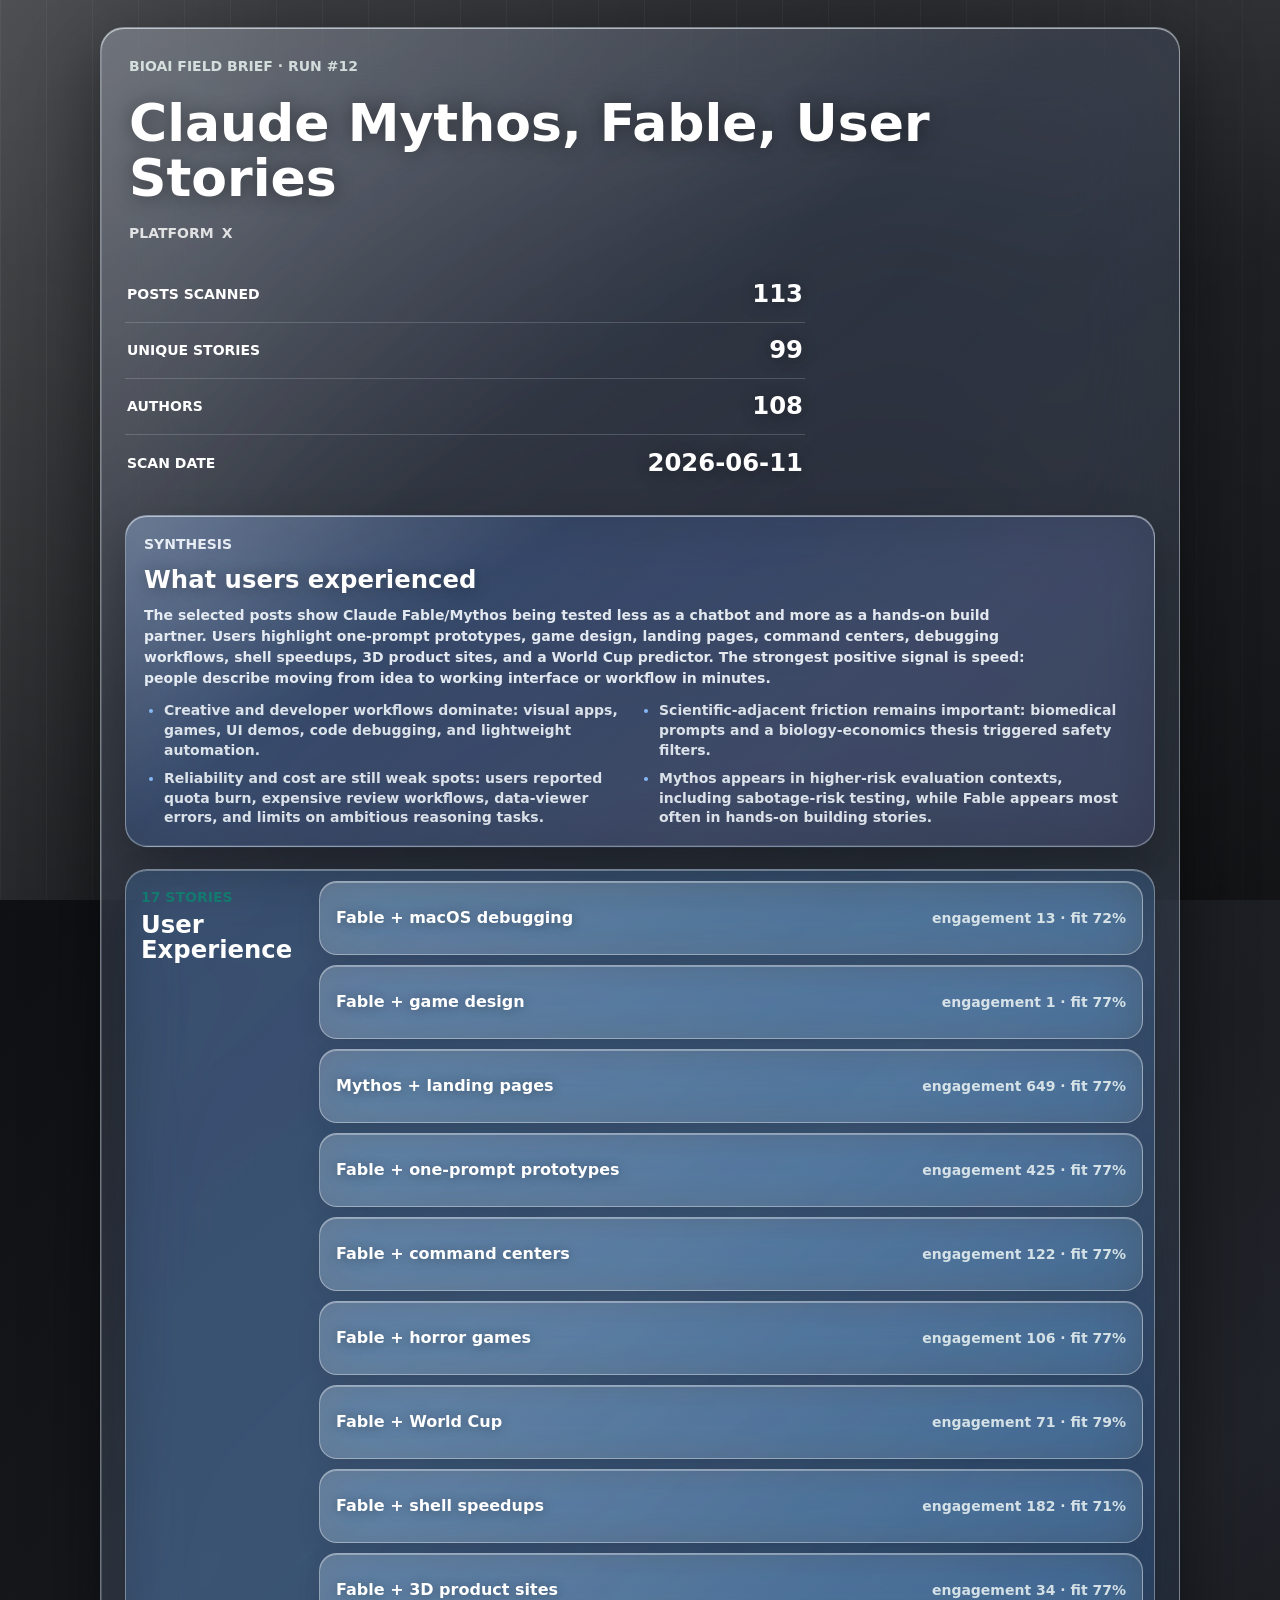
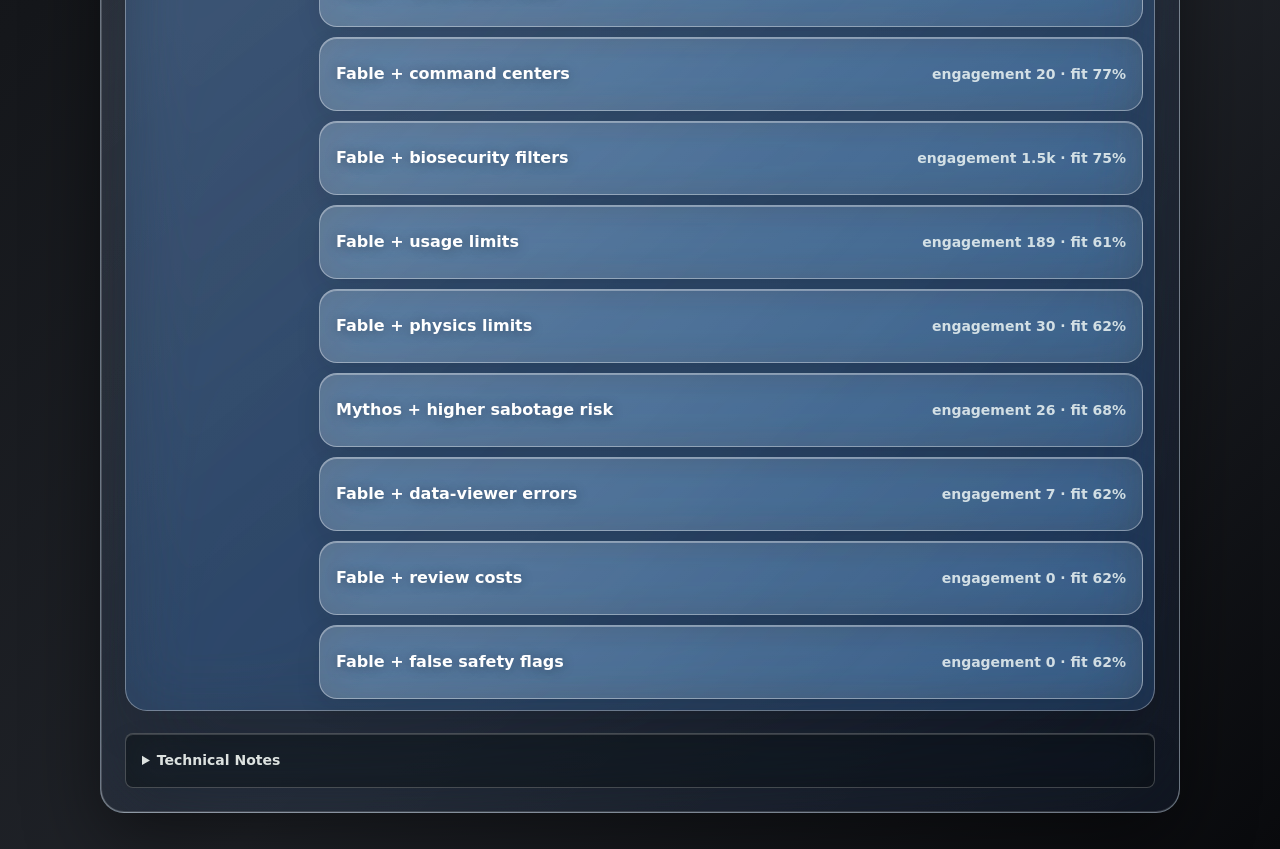
<file: exports/report-12.html>
<!doctype html>
<html lang="en">
  <head>
    <meta charset="utf-8">
    <meta name="viewport" content="width=device-width, initial-scale=1">
    <title>Claude Mythos, Fable, User Stories</title>
    <style>
:root {
  color-scheme: light;
  --bg: #f6f7f9;
  --surface: #ffffff;
  --text: #20242c;
  --muted: #687083;
  --line: #dfe3ea;
  --teal: #14796f;
  --blue: #2357a4;
  --amber: #9a6500;
  --rose: #b13b54;
  --shadow: 0 8px 28px rgba(28, 36, 48, 0.08);
}

* {
  box-sizing: border-box;
}

body {
  margin: 0;
  background: var(--bg);
  color: var(--text);
  font-family: Inter, ui-sans-serif, system-ui, -apple-system, BlinkMacSystemFont, "Segoe UI", sans-serif;
  font-size: 15px;
  line-height: 1.45;
}

a {
  color: var(--blue);
  text-decoration: none;
}

.topbar {
  display: flex;
  align-items: center;
  justify-content: space-between;
  min-height: 58px;
  padding: 0 28px;
  background: var(--surface);
  border-bottom: 1px solid var(--line);
  position: sticky;
  top: 0;
  z-index: 2;
}

.brand {
  color: var(--text);
  font-weight: 700;
}

.topbar nav {
  display: flex;
  gap: 18px;
  font-size: 14px;
}

.page {
  width: min(1120px, calc(100vw - 32px));
  margin: 28px auto 56px;
}

.page-heading,
.section-title {
  display: flex;
  align-items: center;
  justify-content: space-between;
  gap: 20px;
  margin-bottom: 18px;
}

.eyebrow {
  margin: 0 0 4px;
  color: var(--teal);
  font-size: 12px;
  text-transform: uppercase;
  letter-spacing: 0;
  font-weight: 700;
}

h1,
h2 {
  margin: 0;
  letter-spacing: 0;
}

h1 {
  font-size: 30px;
  line-height: 1.15;
}

h2 {
  font-size: 18px;
}

.mode-grid {
  display: grid;
  grid-template-columns: repeat(2, minmax(0, 1fr));
  gap: 16px;
  margin-bottom: 28px;
}

.mode-card,
.section-band,
.metric,
.post-card,
.notice,
.table-wrap,
.scan-form {
  background: var(--surface);
  border: 1px solid var(--line);
  border-radius: 8px;
  box-shadow: var(--shadow);
}

.mode-card {
  min-height: 170px;
  padding: 20px;
  color: var(--text);
}

.mode-card.active {
  border-color: rgba(20, 121, 111, 0.45);
}

.mode-card.disabled {
  opacity: 0.58;
}

.mode-card p {
  max-width: 560px;
  color: var(--muted);
}

.mode-kicker {
  color: var(--amber);
  font-size: 12px;
  font-weight: 700;
  text-transform: uppercase;
}

.section-band,
.scan-form {
  padding: 18px;
  margin-bottom: 22px;
}

.run-list,
.cluster-list,
.post-list {
  display: grid;
  gap: 10px;
}

.run-row,
.cluster-row {
  display: grid;
  align-items: center;
  grid-template-columns: 1fr auto auto;
  gap: 16px;
  padding: 12px 14px;
  border: 1px solid var(--line);
  border-radius: 8px;
  background: #fbfcfd;
  color: var(--text);
}

.cluster-row {
  grid-template-columns: 1fr 70px auto;
}

.cluster-row p {
  margin: 3px 0 0;
  color: var(--muted);
}

.run-topic {
  font-weight: 700;
}

.status {
  display: inline-flex;
  align-items: center;
  min-height: 26px;
  padding: 3px 9px;
  border-radius: 999px;
  background: #eaf4f2;
  color: var(--teal);
  font-size: 12px;
  font-weight: 700;
}

.status.large {
  font-size: 14px;
}

.score {
  font-weight: 800;
  color: var(--teal);
  text-align: right;
}

.score.big {
  font-size: 34px;
}

.metric-grid {
  display: grid;
  grid-template-columns: repeat(4, minmax(0, 1fr));
  gap: 14px;
  margin-bottom: 22px;
}

.metric {
  padding: 14px;
}

.metric span,
label span,
legend {
  display: block;
  color: var(--muted);
  font-size: 12px;
  font-weight: 700;
  text-transform: uppercase;
}

.metric strong {
  display: block;
  margin-top: 4px;
  font-size: 24px;
}

.metric small {
  color: var(--muted);
  word-break: break-word;
}

.metric.compact {
  min-width: 160px;
}

.form-grid {
  display: grid;
  grid-template-columns: repeat(2, minmax(0, 1fr));
  gap: 16px;
}

label {
  display: grid;
  gap: 7px;
}

input,
textarea,
button {
  font: inherit;
}

input,
textarea {
  width: 100%;
  border: 1px solid var(--line);
  border-radius: 8px;
  padding: 10px 11px;
  background: #fbfcfd;
  color: var(--text);
}

textarea {
  resize: vertical;
}

.control-strip {
  display: grid;
  grid-template-columns: minmax(160px, 1fr) repeat(3, minmax(120px, 150px)) minmax(160px, 1fr);
  gap: 14px;
  align-items: end;
  margin-top: 18px;
}

fieldset {
  margin: 0;
  padding: 10px 12px;
  border: 1px solid var(--line);
  border-radius: 8px;
}

.check {
  display: inline-flex;
  align-items: center;
  gap: 8px;
  margin-right: 12px;
  color: var(--text);
  font-size: 14px;
  text-transform: none;
}

.check input {
  width: auto;
}

.fallback {
  align-self: center;
}

.form-actions {
  display: flex;
  justify-content: flex-end;
  margin-top: 18px;
}

button,
.button-link {
  display: inline-flex;
  align-items: center;
  justify-content: center;
  min-height: 38px;
  border: 1px solid var(--teal);
  border-radius: 8px;
  padding: 0 14px;
  background: var(--teal);
  color: #fff;
  font-weight: 700;
  cursor: pointer;
}

.button-link.secondary {
  border-color: var(--line);
  background: #ffffff;
  color: var(--text);
}

.table-wrap {
  overflow-x: auto;
}

table {
  width: 100%;
  border-collapse: collapse;
  background: var(--surface);
}

th,
td {
  padding: 12px 14px;
  border-bottom: 1px solid var(--line);
  text-align: left;
  vertical-align: top;
}

th {
  color: var(--muted);
  font-size: 12px;
  text-transform: uppercase;
}

.notice {
  margin: 0 0 18px;
  padding: 12px 14px;
  color: var(--muted);
}

.notice.warning {
  border-color: rgba(154, 101, 0, 0.35);
  color: var(--amber);
}

.notice.error {
  border-color: rgba(177, 59, 84, 0.35);
  color: var(--rose);
}

.empty {
  color: var(--muted);
}

.summary {
  white-space: pre-wrap;
  margin: 0;
  color: var(--text);
  font-family: inherit;
}

.post-card {
  padding: 14px;
}

.post-card header,
.post-card footer {
  display: flex;
  flex-wrap: wrap;
  gap: 10px;
  align-items: center;
  color: var(--muted);
}

.post-card p {
  margin: 10px 0;
}

.report-page {
  display: grid;
  gap: 22px;
}

.report-hero {
  display: grid;
  grid-template-columns: minmax(0, 1fr) auto;
  gap: 24px;
  align-items: start;
  padding: 24px;
  border: 1px solid #d9e3df;
  border-radius: 8px;
  background: #ffffff;
  box-shadow: var(--shadow);
}

.report-hero h1 {
  max-width: 850px;
  font-size: 34px;
}

.report-prompt {
  max-width: 860px;
  margin: 12px 0 0;
  color: var(--muted);
  font-size: 16px;
}

.report-meta,
.report-actions {
  display: flex;
  flex-wrap: wrap;
  gap: 10px;
}

.report-meta {
  margin-top: 16px;
}

.report-meta span {
  padding: 6px 10px;
  border: 1px solid #dfe7e2;
  border-radius: 999px;
  background: #f7fbf8;
  color: #47615a;
  font-size: 13px;
  font-weight: 700;
}

.report-actions {
  justify-content: flex-end;
}

.report-stats,
.sentiment-strip {
  display: grid;
  grid-template-columns: repeat(4, minmax(0, 1fr));
  gap: 12px;
}

.report-stat,
.sentiment-tile,
.story-card,
.report-callout,
.report-method {
  border: 1px solid var(--line);
  border-radius: 8px;
  background: #ffffff;
  box-shadow: var(--shadow);
}

.report-stat {
  padding: 15px;
}

.report-stat span {
  display: block;
  color: var(--muted);
  font-size: 12px;
  font-weight: 800;
  text-transform: uppercase;
}

.report-stat strong {
  display: block;
  margin-top: 4px;
  font-size: 28px;
}

.sentiment-tile {
  display: flex;
  align-items: center;
  gap: 12px;
  padding: 14px;
}

.sentiment-emoji,
.story-mood {
  display: inline-flex;
  align-items: center;
  justify-content: center;
  width: 42px;
  height: 42px;
  border-radius: 8px;
  background: #f4f7fb;
  font-size: 24px;
}

.sentiment-tile strong {
  display: block;
  font-size: 25px;
}

.sentiment-tile span:last-child {
  color: var(--muted);
  font-weight: 700;
}

.is-yay {
  border-color: rgba(20, 121, 111, 0.24);
}

.is-yay .sentiment-emoji,
.is-yay .story-mood {
  background: #e9f7ef;
}

.is-nooo {
  border-color: rgba(177, 59, 84, 0.28);
}

.is-nooo .sentiment-emoji,
.is-nooo .story-mood {
  background: #fdecef;
}

.is-mixed {
  border-color: rgba(154, 101, 0, 0.3);
}

.is-mixed .sentiment-emoji,
.is-mixed .story-mood {
  background: #fff4d8;
}

.is-neutral {
  border-color: #d8dde8;
}

.is-neutral .sentiment-emoji,
.is-neutral .story-mood {
  background: #f1f4f8;
}

.report-callout {
  padding: 14px 16px;
  background: #fff9e8;
  color: #725110;
}

.report-section {
  display: grid;
  gap: 14px;
}

.report-section-heading {
  display: flex;
  align-items: end;
  justify-content: space-between;
}

.story-card-grid {
  display: grid;
  grid-template-columns: repeat(2, minmax(0, 1fr));
  gap: 14px;
}

.story-card {
  display: grid;
  gap: 12px;
  padding: 16px;
}

.story-card header {
  display: grid;
  grid-template-columns: 42px minmax(0, 1fr);
  gap: 12px;
  align-items: start;
}

.story-card h3 {
  margin: 0;
  font-size: 17px;
  line-height: 1.25;
}

.story-card header p {
  margin: 4px 0 0;
  color: var(--muted);
  font-size: 13px;
  font-weight: 700;
}

.story-card ul {
  margin: 0;
  padding-left: 18px;
  color: #303744;
}

.story-card li + li {
  margin-top: 5px;
}

.story-card blockquote {
  margin: 0;
  padding: 10px 12px;
  border-left: 4px solid #b8d8d2;
  background: #f7faf9;
  color: #4c5667;
}

.story-card footer {
  display: flex;
  flex-wrap: wrap;
  gap: 8px;
  align-items: center;
  color: var(--muted);
  font-size: 13px;
}

.story-card footer span,
.story-card footer a {
  padding: 4px 8px;
  border-radius: 999px;
  background: #f3f5f8;
  font-weight: 700;
}

.report-method {
  padding: 16px;
}

.report-method summary {
  cursor: pointer;
  font-weight: 800;
}

.method-grid {
  display: grid;
  grid-template-columns: repeat(2, minmax(0, 1fr));
  gap: 18px;
  margin-top: 14px;
}

.method-grid h3,
.query-rounds h3 {
  margin: 0 0 8px;
}

.query-rounds {
  margin-top: 14px;
}

.query-rounds code {
  white-space: pre-wrap;
  word-break: break-word;
}

.report-body {
  position: relative;
  min-height: 100vh;
  overflow-x: hidden;
  background:
    radial-gradient(circle at 16% 8%, rgba(255, 255, 255, 0.08), transparent 28%),
    radial-gradient(circle at 86% 18%, rgba(180, 190, 210, 0.07), transparent 26%),
    linear-gradient(135deg, #07080a 0%, #15171b 44%, #202329 72%, #090a0d 100%);
  color: #f7fbf8;
}

.report-body::before {
  content: "";
  position: fixed;
  inset: 0;
  z-index: 0;
  background:
    linear-gradient(115deg, rgba(245, 248, 252, 0.10), rgba(245, 248, 252, 0.02) 38%, rgba(6, 7, 9, 0.62)),
    linear-gradient(18deg, rgba(96, 102, 112, 0.16), rgba(235, 238, 242, 0.04) 36%, rgba(40, 44, 52, 0.34) 74%),
    repeating-linear-gradient(90deg, rgba(255, 255, 255, 0.06) 0 1px, transparent 1px 46px);
  filter: saturate(0.8);
}

.report-body::after {
  content: "";
  position: fixed;
  inset: 0;
  z-index: 0;
  pointer-events: none;
  background:
    linear-gradient(90deg, rgba(255, 255, 255, 0.08), transparent 22%, transparent 70%, rgba(255, 255, 255, 0.04)),
    linear-gradient(180deg, rgba(255, 255, 255, 0.08), transparent 30%, rgba(0, 0, 0, 0.42));
}

.report-body .topbar {
  display: none;
}

.report-body .page {
  position: relative;
  z-index: 1;
  width: min(1080px, calc(100vw - 44px));
  margin-top: clamp(16px, 3vh, 28px);
  margin-bottom: clamp(18px, 4vh, 42px);
}

.art-brief {
  --brief-title: clamp(36px, 4.2vw, 52px);
  --brief-large: clamp(21px, 1.9vw, 28px);
  --brief-body: clamp(14px, 1.05vw, 17px);
  font-size: var(--brief-body);
  min-height: min(820px, calc(100vh - 52px));
  padding: clamp(16px, 2.3vw, 24px);
  border: 1px solid rgba(223, 241, 255, 0.42);
  border-radius: 24px;
  background:
    linear-gradient(145deg, rgba(255, 255, 255, 0.18), transparent 22%, rgba(255, 255, 255, 0.04) 52%, transparent 72%),
    linear-gradient(135deg, rgba(255, 255, 255, 0.12), rgba(255, 255, 255, 0.025)),
    rgba(13, 30, 61, 0.22);
  box-shadow:
    0 26px 76px rgba(0, 0, 0, 0.48),
    inset 0 1px 0 rgba(255, 255, 255, 0.58),
    inset 0 -1px 0 rgba(255, 255, 255, 0.14),
    inset 1px 0 0 rgba(255, 255, 255, 0.18);
  backdrop-filter: blur(50px) saturate(2.05) brightness(1.08);
  -webkit-backdrop-filter: blur(50px) saturate(2.05) brightness(1.08);
}

.art-brief .report-hero {
  display: block;
  min-height: auto;
  padding: 4px 4px 0;
  border: 0;
  border-radius: 0;
  background: transparent;
  color: #f9fffb;
  box-shadow: none;
  backdrop-filter: none;
  -webkit-backdrop-filter: none;
}

.art-brief .report-hero h1 {
  max-width: 920px;
  color: #ffffff;
  font-size: var(--brief-title);
  line-height: 1.06;
  text-shadow: 0 1px 20px rgba(0, 0, 0, 0.42);
}

.art-brief .report-hero .eyebrow {
  color: rgba(244, 255, 251, 0.78);
  font-size: var(--brief-body);
}

.art-brief .eyebrow {
  font-size: var(--brief-body);
}

.hero-copy {
  display: grid;
  gap: 16px;
}

.hero-meta {
  display: inline-flex;
  flex-wrap: wrap;
  gap: 8px;
}

.hero-meta span {
  display: inline-flex;
  align-items: center;
  gap: 8px;
  min-height: auto;
  padding: 0;
  border: 0;
  border-radius: 0;
  background: transparent;
  color: #ffffff;
  font-size: var(--brief-body);
  font-weight: 900;
  text-transform: uppercase;
  box-shadow: none;
  opacity: 0.82;
}

.hero-meta strong {
  font-size: var(--brief-body);
  opacity: 1;
}

.brief-overview {
  display: block;
}

.brief-stat-grid {
  display: grid;
  grid-template-columns: 1fr;
  gap: 0;
  align-content: start;
  width: min(680px, 100%);
  padding: 2px 0;
}

.brief-stat-card {
  display: grid;
  grid-template-columns: minmax(0, 1fr) auto;
  min-height: 56px;
  gap: 14px;
  align-items: center;
  padding: 8px 2px;
  border: 0;
  border-bottom: 1px solid rgba(232, 245, 255, 0.18);
  border-radius: 0;
  background: transparent;
  color: #ffffff;
  box-shadow: none;
  backdrop-filter: none;
  -webkit-backdrop-filter: none;
}

.brief-stat-card:last-child {
  border-bottom: 0;
}

.brief-stat-card span {
  min-width: 0;
  font-size: var(--brief-body);
  line-height: 1.15;
  font-weight: 900;
  text-transform: uppercase;
}

.brief-stat-card strong {
  font-size: var(--brief-large);
  line-height: 1;
  text-align: right;
  word-break: break-word;
  text-shadow: 0 1px 16px rgba(0, 0, 0, 0.36);
}

.brief-stat-card.ink {
  background: transparent;
}

.brief-stat-card.mint {
  background: transparent;
}

.brief-stat-card.coral {
  background: transparent;
}

.brief-stat-card.sky {
  background: transparent;
}

.brief-stat-card.gold {
  background: transparent;
}

.brief-stat-card.lilac {
  background: transparent;
}

.brief-stat-card.sentiment-count.is-yay {
  background: linear-gradient(135deg, rgba(64, 148, 104, 0.52), rgba(123, 204, 159, 0.22));
  border-color: rgba(143, 232, 181, 0.34);
}

.brief-stat-card.sentiment-count.is-nooo {
  background: linear-gradient(135deg, rgba(159, 72, 76, 0.54), rgba(255, 132, 132, 0.20));
  border-color: rgba(255, 166, 166, 0.34);
}

.brief-stat-card.sentiment-count.is-mixed {
  background: linear-gradient(135deg, rgba(162, 140, 54, 0.52), rgba(255, 220, 120, 0.20));
  border-color: rgba(255, 226, 139, 0.34);
}

.brief-stat-card.sentiment-count.is-neutral {
  background: linear-gradient(135deg, rgba(88, 112, 126, 0.54), rgba(186, 210, 230, 0.18));
  border-color: rgba(202, 226, 244, 0.30);
}

.sentiment-list-card {
  display: grid;
  gap: 10px;
  min-height: 100%;
  padding: 14px;
  border: 1px solid rgba(232, 245, 255, 0.52);
  border-radius: 18px;
  background:
    linear-gradient(145deg, rgba(255, 255, 255, 0.18), transparent 28%, rgba(255, 255, 255, 0.05) 62%, transparent 82%),
    linear-gradient(135deg, rgba(255, 255, 255, 0.14), rgba(255, 255, 255, 0.035)),
    rgba(14, 32, 61, 0.22);
  color: #ffffff;
  box-shadow:
    0 14px 34px rgba(0, 0, 0, 0.26),
    inset 0 1px 0 rgba(255, 255, 255, 0.58),
    inset 0 -1px 0 rgba(255, 255, 255, 0.14),
    inset 1px 0 0 rgba(255, 255, 255, 0.16);
  backdrop-filter: blur(38px) saturate(2.05) brightness(1.08);
  -webkit-backdrop-filter: blur(38px) saturate(2.05) brightness(1.08);
}

.sentiment-list-heading {
  display: flex;
  align-items: baseline;
  justify-content: flex-start;
  gap: 10px;
}

.sentiment-list-heading span {
  color: rgba(239, 247, 255, 0.78);
  font-size: var(--brief-body);
  font-weight: 900;
  line-height: 1;
  text-transform: uppercase;
}

.sentiment-legend {
  display: grid;
  gap: 8px;
}

.sentiment-legend div {
  display: grid;
  grid-template-columns: 16px minmax(0, 1fr) auto;
  gap: 12px;
  align-items: center;
  min-height: 48px;
  padding: 8px 12px;
  border: 1px solid rgba(255, 255, 255, 0.32);
  border-radius: 12px;
  background:
    linear-gradient(145deg, rgba(255, 255, 255, 0.12), transparent 42%),
    rgba(255, 255, 255, 0.08);
  color: rgba(239, 247, 255, 0.88);
  font-size: var(--brief-large);
  font-weight: 850;
  box-shadow: inset 0 1px 0 rgba(255, 255, 255, 0.24);
}

.sentiment-legend div strong {
  color: #ffffff;
  font-size: var(--brief-large);
  line-height: 1;
  text-shadow: 0 1px 16px rgba(0, 0, 0, 0.32);
}

.legend-dot {
  width: 14px;
  height: 14px;
  border-radius: 50%;
}

.legend-dot.is-yay {
  background: #4ea7ff;
}

.legend-dot.is-nooo {
  background: #ff6f82;
}

.legend-dot.is-mixed {
  background: #f4c95d;
}

.legend-dot.is-neutral {
  background: #9fb5c8;
}

.art-brief .sentiment-strip {
  grid-template-columns: repeat(4, minmax(0, 1fr));
}

.art-brief .sentiment-tile {
  min-height: 76px;
  border-color: rgba(255, 255, 255, 0.24);
  border-width: 1px;
  color: #ffffff;
  box-shadow:
    0 14px 32px rgba(13, 22, 20, 0.12),
    inset 0 1px 0 rgba(255, 255, 255, 0.20);
  backdrop-filter: blur(20px) saturate(1.38);
  -webkit-backdrop-filter: blur(20px) saturate(1.38);
}

.art-brief .sentiment-tile.is-yay {
  background: rgba(123, 204, 159, 0.28);
}

.art-brief .sentiment-tile.is-nooo {
  background: rgba(255, 132, 132, 0.25);
}

.art-brief .sentiment-tile.is-mixed {
  background: rgba(255, 220, 120, 0.28);
}

.art-brief .sentiment-tile.is-neutral {
  background: rgba(186, 210, 230, 0.26);
}

.art-brief .sentiment-emoji {
  background: rgba(255, 255, 255, 0.18);
}

.art-brief .sentiment-tile span:last-child {
  color: rgba(249, 255, 251, 0.80);
}

.art-brief .report-callout {
  border: 1px solid rgba(255, 255, 255, 0.34);
  background: rgba(247, 211, 106, 0.16);
  color: #ffffff;
  box-shadow: inset 0 1px 0 rgba(255, 255, 255, 0.16);
  backdrop-filter: blur(24px) saturate(1.65);
  -webkit-backdrop-filter: blur(24px) saturate(1.65);
}

.art-brief .report-synthesis {
  display: grid;
  gap: 12px;
  padding: 18px;
  border: 1px solid rgba(232, 245, 255, 0.42);
  border-radius: 22px;
  background:
    linear-gradient(145deg, rgba(255, 255, 255, 0.22), transparent 30%, rgba(255, 255, 255, 0.06) 68%),
    linear-gradient(135deg, rgba(92, 148, 224, 0.26), rgba(77, 72, 150, 0.16)),
    rgba(18, 30, 48, 0.34);
  color: #ffffff;
  box-shadow:
    0 18px 44px rgba(0, 0, 0, 0.24),
    inset 0 1px 0 rgba(255, 255, 255, 0.55),
    inset 0 -1px 0 rgba(255, 255, 255, 0.12);
  backdrop-filter: blur(34px) saturate(1.9) brightness(1.08);
  -webkit-backdrop-filter: blur(34px) saturate(1.9) brightness(1.08);
}

.art-brief .report-synthesis h2 {
  margin: 0;
  font-size: var(--brief-large);
  line-height: 1.08;
  text-shadow: 0 1px 16px rgba(0, 0, 0, 0.32);
}

.art-brief .report-synthesis p {
  max-width: 900px;
  margin: 0;
  color: rgba(246, 251, 255, 0.9);
  font-size: var(--brief-body);
  font-weight: 650;
  line-height: 1.5;
}

.art-brief .report-synthesis ul {
  display: grid;
  grid-template-columns: repeat(2, minmax(0, 1fr));
  gap: 8px 18px;
  margin: 0;
  padding-left: 20px;
  color: rgba(246, 251, 255, 0.86);
  font-size: var(--brief-body);
  font-weight: 650;
  line-height: 1.42;
}

.art-brief .report-synthesis li::marker {
  color: rgba(139, 191, 255, 0.95);
}

.art-brief .report-section {
  display: grid;
  grid-template-columns: 170px minmax(0, 1fr);
  gap: 12px;
  align-items: start;
  padding: 11px;
  border: 1px solid rgba(255, 255, 255, 0.34);
  border-radius: 22px;
  box-shadow:
    0 18px 46px rgba(13, 22, 20, 0.14),
    inset 0 1px 0 rgba(255, 255, 255, 0.30);
  backdrop-filter: blur(30px) saturate(1.75);
  -webkit-backdrop-filter: blur(30px) saturate(1.75);
}

.art-brief .report-section.is-yay {
  background: rgba(72, 144, 224, 0.20);
}

.art-brief .report-section.is-nooo {
  background: rgba(255, 132, 132, 0.16);
}

.art-brief .report-section.is-mixed {
  background: rgba(255, 220, 120, 0.16);
}

.art-brief .report-section.is-neutral {
  background: rgba(186, 210, 230, 0.14);
}

.category-panel {
  position: sticky;
  top: 76px;
  min-height: auto;
  padding: 6px 4px 0;
  color: #ffffff;
}

.category-mark {
  margin-bottom: 8px;
  font-size: var(--brief-large);
}

.category-panel h2 {
  font-size: var(--brief-large);
  line-height: 1.05;
}

.story-button-stack {
  display: grid;
  gap: 10px;
}

.story-button {
  display: grid;
  grid-template-columns: minmax(0, 1fr) max-content;
  gap: 18px;
  align-items: center;
  min-height: 74px;
  padding: 14px 16px;
  overflow: hidden;
  border: 1px solid rgba(255, 255, 255, 0.38);
  border-radius: 18px;
  background:
    linear-gradient(135deg, rgba(255, 255, 255, 0.18), rgba(255, 255, 255, 0.055)),
    rgba(255, 255, 255, 0.06);
  color: #ffffff;
  text-decoration: none;
  box-shadow:
    0 10px 24px rgba(13, 22, 20, 0.10),
    inset 0 1px 0 rgba(255, 255, 255, 0.34);
  backdrop-filter: blur(26px) saturate(1.75);
  -webkit-backdrop-filter: blur(26px) saturate(1.75);
}

.story-button:hover {
  background: rgba(255, 255, 255, 0.20);
  transform: translateY(-1px);
}

.story-summary-text {
  color: #ffffff;
  font-size: clamp(16px, 1.18vw, 19px);
  font-weight: 800;
  line-height: 1.25;
  text-shadow: 0 1px 12px rgba(0, 0, 0, 0.34);
}

.story-summary-meta {
  color: rgba(249, 255, 251, 0.80);
  font-size: var(--brief-body);
  font-weight: 800;
  white-space: nowrap;
}

.art-brief .report-method {
  font-size: var(--brief-body);
  border: 1px solid rgba(255, 255, 255, 0.22);
  background: rgba(8, 12, 11, 0.48);
  color: rgba(249, 255, 251, 0.88);
  box-shadow:
    0 12px 30px rgba(13, 22, 20, 0.10),
    inset 0 1px 0 rgba(255, 255, 255, 0.16);
  backdrop-filter: blur(20px) saturate(1.35);
  -webkit-backdrop-filter: blur(20px) saturate(1.35);
}

@media (max-width: 820px) {
  .report-body .page {
    width: min(430px, calc(100vw - 18px));
    margin-top: 9px;
  }

  .art-brief {
    min-height: calc(100vh - 18px);
    padding: 12px;
    border-radius: 24px;
  }

  .art-brief .report-hero {
    min-height: auto;
  }

  .topbar,
  .page-heading,
  .section-title {
    align-items: flex-start;
    flex-direction: column;
  }

  .mode-grid,
  .form-grid,
  .metric-grid,
  .control-strip {
    grid-template-columns: 1fr;
  }

  .run-row,
  .cluster-row {
    grid-template-columns: 1fr;
  }

  .report-hero,
  .report-stats,
  .brief-overview,
  .art-brief .report-synthesis,
  .art-brief .report-section,
  .story-card-grid,
  .method-grid {
    grid-template-columns: 1fr;
  }

  .brief-stat-grid {
    grid-template-columns: repeat(2, minmax(0, 1fr));
    gap: 8px;
  }

  .brief-stat-card {
    grid-template-columns: 1fr;
    align-items: start;
    min-height: 62px;
    padding: 8px 10px;
    border-radius: 16px;
  }

  .brief-stat-card strong {
    font-size: var(--brief-large);
    text-align: left;
  }

  .sentiment-strip,
  .art-brief .sentiment-strip {
    grid-template-columns: repeat(2, minmax(0, 1fr));
  }

  .art-brief .sentiment-tile {
    min-height: 66px;
    padding: 10px;
  }

  .art-brief .report-synthesis {
    padding: 15px;
  }

  .art-brief .report-synthesis ul {
    grid-template-columns: 1fr;
  }

  .category-panel {
    position: static;
    min-height: auto;
    display: grid;
    grid-template-columns: 40px minmax(0, 1fr);
    column-gap: 10px;
    align-items: center;
  }

  .category-panel .eyebrow {
    margin: 0;
  }

  .category-panel h2 {
    grid-column: 2;
    margin: -4px 0 0;
    font-size: var(--brief-large);
  }

  .category-mark {
    grid-row: span 2;
    width: auto;
    height: auto;
    margin: 0;
  }

  .story-button {
    grid-template-columns: 1fr;
    min-height: 70px;
  }

  .story-summary-meta {
    display: flex;
    gap: 8px;
    white-space: normal;
  }

  .report-actions {
    justify-content: flex-start;
  }

  .method-grid {
    gap: 10px;
  }
}

@media print {
  .topbar,
  .report-actions {
    display: none;
  }

  body {
    background: #090d0c !important;
    -webkit-print-color-adjust: exact;
    print-color-adjust: exact;
  }

  .page {
    width: auto;
    margin: 0;
  }

  .art-brief {
    min-height: auto;
    background: rgba(18, 25, 23, 0.92);
  }

  .report-hero,
  .report-stat,
  .sentiment-tile,
  .story-card,
  .report-callout,
  .report-synthesis,
  .report-method {
    box-shadow: none;
    break-inside: avoid;
  }

  .story-card-grid,
  .report-stats,
  .brief-stat-grid,
  .sentiment-strip {
    grid-template-columns: repeat(2, minmax(0, 1fr));
  }
}

    </style>
  </head>
  <body class="report-body">
    <header class="topbar">
      <a class="brand" href="/">BioAI FieldNotes</a>
      <nav>
        <a href="/scan">7-day scan</a>
        <a href="/runs">Run history</a>
        <a href="/costs">Costs</a>
      </nav>
    </header>
    <main class="page">

<article class="report-page art-brief">
  <section class="report-hero">
    <div class="hero-copy">
      <p class="eyebrow">BioAI Field Brief · Run #12</p>
      <h1>Claude Mythos, Fable, User Stories</h1>
      <div class="hero-meta">
        <span>Platform <strong>X</strong></span>
      </div>
    </div>
  </section>

  <section class="brief-overview" aria-label="Scan overview">
    <div class="brief-stat-grid">
      <div class="brief-stat-card mint">
        <span>Posts Scanned</span>
        <strong>113</strong>
      </div>
      <div class="brief-stat-card coral">
        <span>Unique Stories</span>
        <strong>99</strong>
      </div>
      <div class="brief-stat-card sky">
        <span>Authors</span>
        <strong>108</strong>
      </div>
      <div class="brief-stat-card gold">
        <span>Scan Date</span>
        <strong>2026-06-11</strong>
      </div>
    </div>
  </section>


  <section class="report-synthesis" aria-label="Report synthesis">
    <p class="eyebrow">Synthesis</p>
    <h2>What users experienced</h2>
    <p>The selected posts show Claude Fable/Mythos being tested less as a chatbot and more as a hands-on build partner. Users highlight one-prompt prototypes, game design, landing pages, command centers, debugging workflows, shell speedups, 3D product sites, and a World Cup predictor. The strongest positive signal is speed: people describe moving from idea to working interface or workflow in minutes.</p>
    <ul>

      <li>Creative and developer workflows dominate: visual apps, games, UI demos, code debugging, and lightweight automation.</li>

      <li>Scientific-adjacent friction remains important: biomedical prompts and a biology-economics thesis triggered safety filters.</li>

      <li>Reliability and cost are still weak spots: users reported quota burn, expensive review workflows, data-viewer errors, and limits on ambitious reasoning tasks.</li>

      <li>Mythos appears in higher-risk evaluation contexts, including sabotage-risk testing, while Fable appears most often in hands-on building stories.</li>

    </ul>
  </section>



  <section class="report-section is-yay">
    <aside class="category-panel">

      <p class="eyebrow">17 stories</p>
      <h2>User Experience</h2>
    </aside>
    <div class="story-button-stack">

      <a class="story-button is-yay" href="https://x.com/FKThedesigner/status/2064449474856951861" target="_blank" rel="noopener noreferrer">
        <span class="story-summary-text">Fable + macOS debugging</span>
        <span class="story-summary-meta">engagement 13 · fit 72%</span>
      </a>

      <a class="story-button is-yay" href="https://x.com/MateoHrastnik/status/2065090709548408988" target="_blank" rel="noopener noreferrer">
        <span class="story-summary-text">Fable + game design</span>
        <span class="story-summary-meta">engagement 1 · fit 77%</span>
      </a>

      <a class="story-button is-yay" href="https://x.com/kamil_sattar/status/2064698389086732495" target="_blank" rel="noopener noreferrer">
        <span class="story-summary-text">Mythos + landing pages</span>
        <span class="story-summary-meta">engagement 649 · fit 77%</span>
      </a>

      <a class="story-button is-yay" href="https://x.com/Oluwaphilemon1/status/2064396015893889292" target="_blank" rel="noopener noreferrer">
        <span class="story-summary-text">Fable + one-prompt prototypes</span>
        <span class="story-summary-meta">engagement 425 · fit 77%</span>
      </a>

      <a class="story-button is-yay" href="https://x.com/ridark_eth/status/2065003737555349707" target="_blank" rel="noopener noreferrer">
        <span class="story-summary-text">Fable + command centers</span>
        <span class="story-summary-meta">engagement 122 · fit 77%</span>
      </a>

      <a class="story-button is-yay" href="https://x.com/Star_Knight12/status/2064701102772421052" target="_blank" rel="noopener noreferrer">
        <span class="story-summary-text">Fable + horror games</span>
        <span class="story-summary-meta">engagement 106 · fit 77%</span>
      </a>

      <a class="story-button is-yay" href="https://x.com/upstash/status/2064702195333820846" target="_blank" rel="noopener noreferrer">
        <span class="story-summary-text">Fable + World Cup</span>
        <span class="story-summary-meta">engagement 71 · fit 79%</span>
      </a>

      <a class="story-button is-yay" href="https://x.com/vikvang1/status/2064410788216152265" target="_blank" rel="noopener noreferrer">
        <span class="story-summary-text">Fable + shell speedups</span>
        <span class="story-summary-meta">engagement 182 · fit 71%</span>
      </a>

      <a class="story-button is-yay" href="https://x.com/Oluwaphilemon1/status/2064940105802907685" target="_blank" rel="noopener noreferrer">
        <span class="story-summary-text">Fable + 3D product sites</span>
        <span class="story-summary-meta">engagement 34 · fit 77%</span>
      </a>

      <a class="story-button is-yay" href="https://x.com/MarcinAI81/status/2064487723650502930" target="_blank" rel="noopener noreferrer">
        <span class="story-summary-text">Fable + command centers</span>
        <span class="story-summary-meta">engagement 20 · fit 77%</span>
      </a>

      <a class="story-button is-yay" href="https://x.com/DeryaTR_/status/2064404588476948774" target="_blank" rel="noopener noreferrer">
        <span class="story-summary-text">Fable + biosecurity filters</span>
        <span class="story-summary-meta">engagement 1.5k · fit 75%</span>
      </a>

      <a class="story-button is-yay" href="https://x.com/cjzafir/status/2064736496389902391" target="_blank" rel="noopener noreferrer">
        <span class="story-summary-text">Fable + usage limits</span>
        <span class="story-summary-meta">engagement 189 · fit 61%</span>
      </a>

      <a class="story-button is-yay" href="https://x.com/aparanjape/status/2064659845962506524" target="_blank" rel="noopener noreferrer">
        <span class="story-summary-text">Fable + physics limits</span>
        <span class="story-summary-meta">engagement 30 · fit 62%</span>
      </a>

      <a class="story-button is-yay" href="https://x.com/JBloomAus/status/2064400295992410145" target="_blank" rel="noopener noreferrer">
        <span class="story-summary-text">Mythos + higher sabotage risk</span>
        <span class="story-summary-meta">engagement 26 · fit 68%</span>
      </a>

      <a class="story-button is-yay" href="https://x.com/hinsonan/status/2064453951001444767" target="_blank" rel="noopener noreferrer">
        <span class="story-summary-text">Fable + data-viewer errors</span>
        <span class="story-summary-meta">engagement 7 · fit 62%</span>
      </a>

      <a class="story-button is-yay" href="https://x.com/AaronCTI/status/2064441893358850275" target="_blank" rel="noopener noreferrer">
        <span class="story-summary-text">Fable + review costs</span>
        <span class="story-summary-meta">engagement 0 · fit 62%</span>
      </a>

      <a class="story-button is-yay" href="https://x.com/bondmarketbond/status/2065059580325884133" target="_blank" rel="noopener noreferrer">
        <span class="story-summary-text">Fable + false safety flags</span>
        <span class="story-summary-meta">engagement 0 · fit 62%</span>
      </a>

    </div>
  </section>


  <section class="report-method">
    <details>
      <summary>Technical Notes</summary>
      <div class="method-grid">
        <div>
          <h3>Metric Definitions</h3>
          <p><strong>Engagement:</strong> likes + replies + 2× reposts + 1.5× quotes, summed across deduplicated versions of the story.</p>
          <p><strong>Story fit:</strong> a 0-100 score from target-model matches, first-person usage cues, task/outcome terms, domain context, visual demo evidence from X media metadata, and penalties for announcement-only or meta posts.</p>
          <p><strong>Deduplication:</strong> stories are merged by shared external links first, then near-duplicate text. Generic X/Twitter status links are ignored as dedupe keys.</p>
        </div>
      </div>
      <div class="method-grid">
        <div>
          <h3>Query Plan</h3>
          <p><strong>Targets:</strong> Claude Fable, Claude Mythos, Claude</p>
          <p><strong>Context:</strong> biomedical research, public health, science, research</p>
          <p><strong>Usage cues:</strong> I used, we used, using, used, built, tried, tested, deployed, workflow, case study</p>
        </div>
      </div>
    </details>
  </section>
</article>

    </main>
  </body>
</html>
</file>
